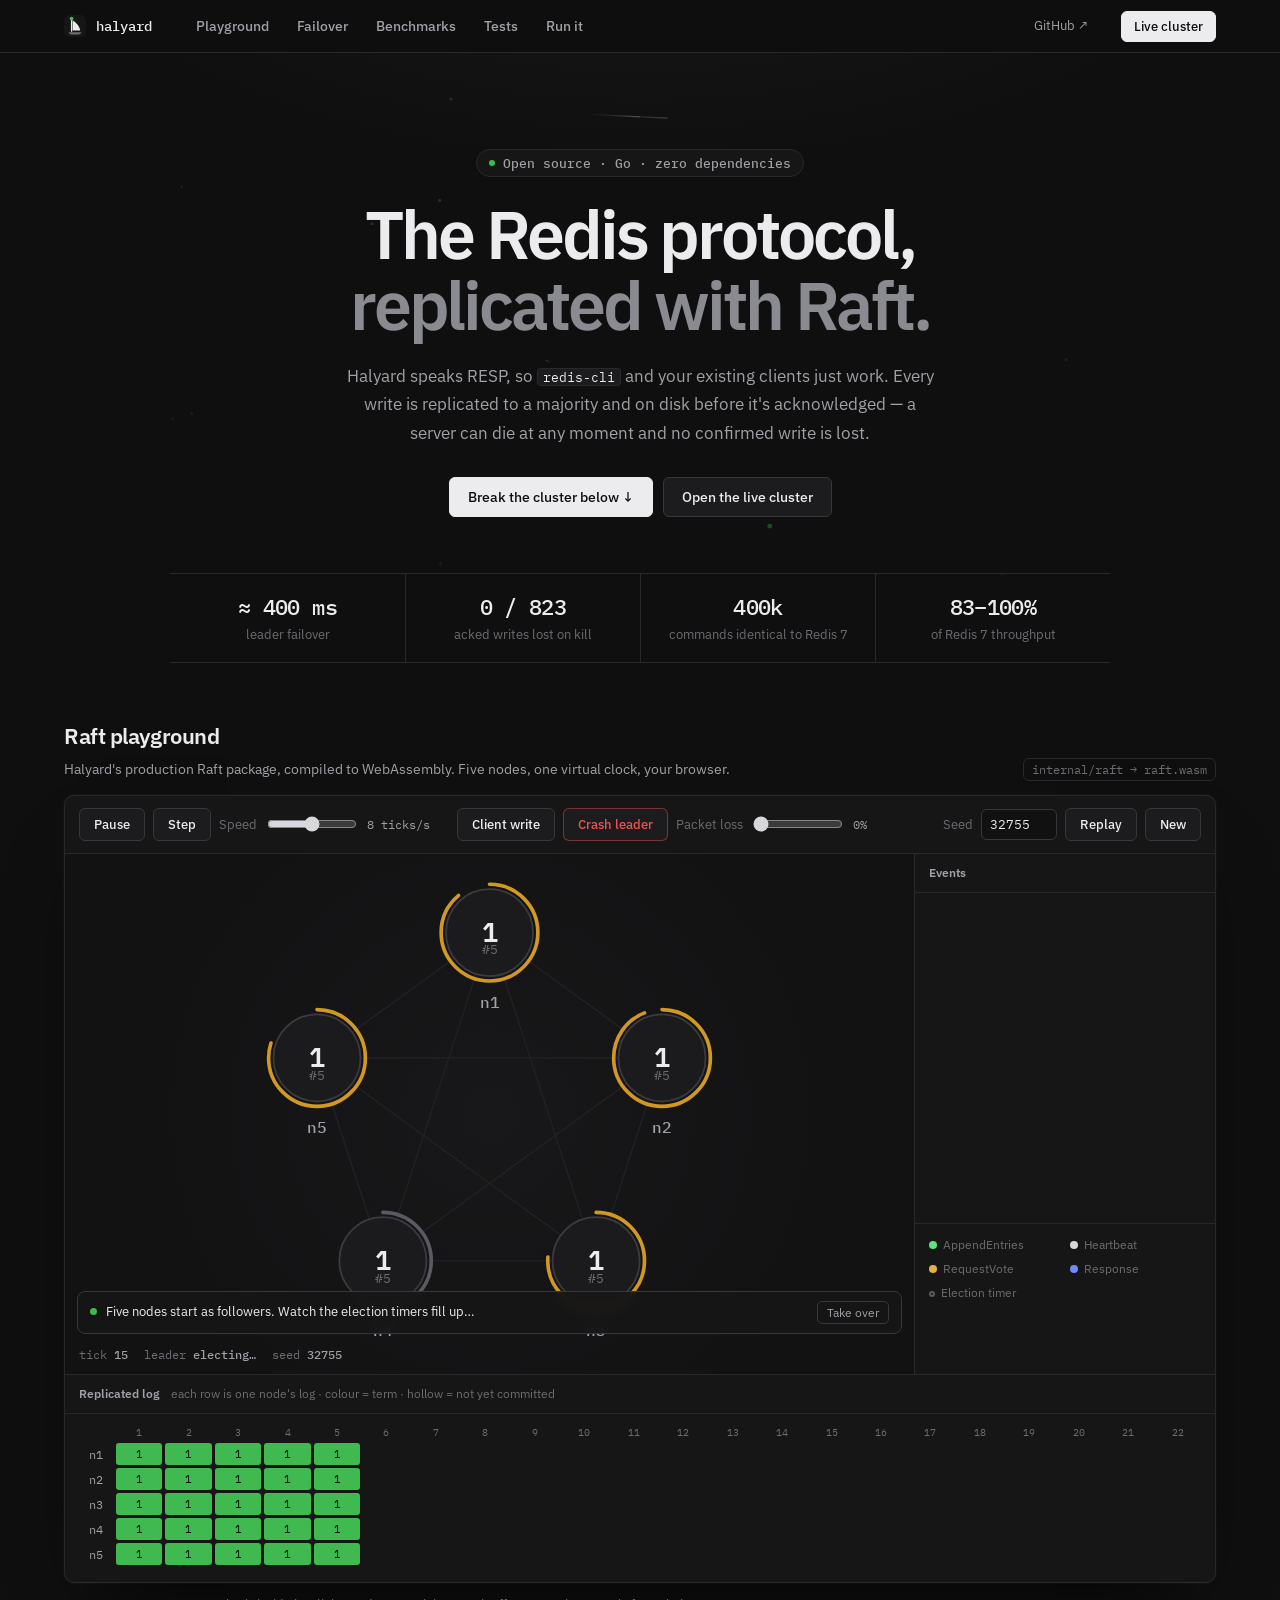
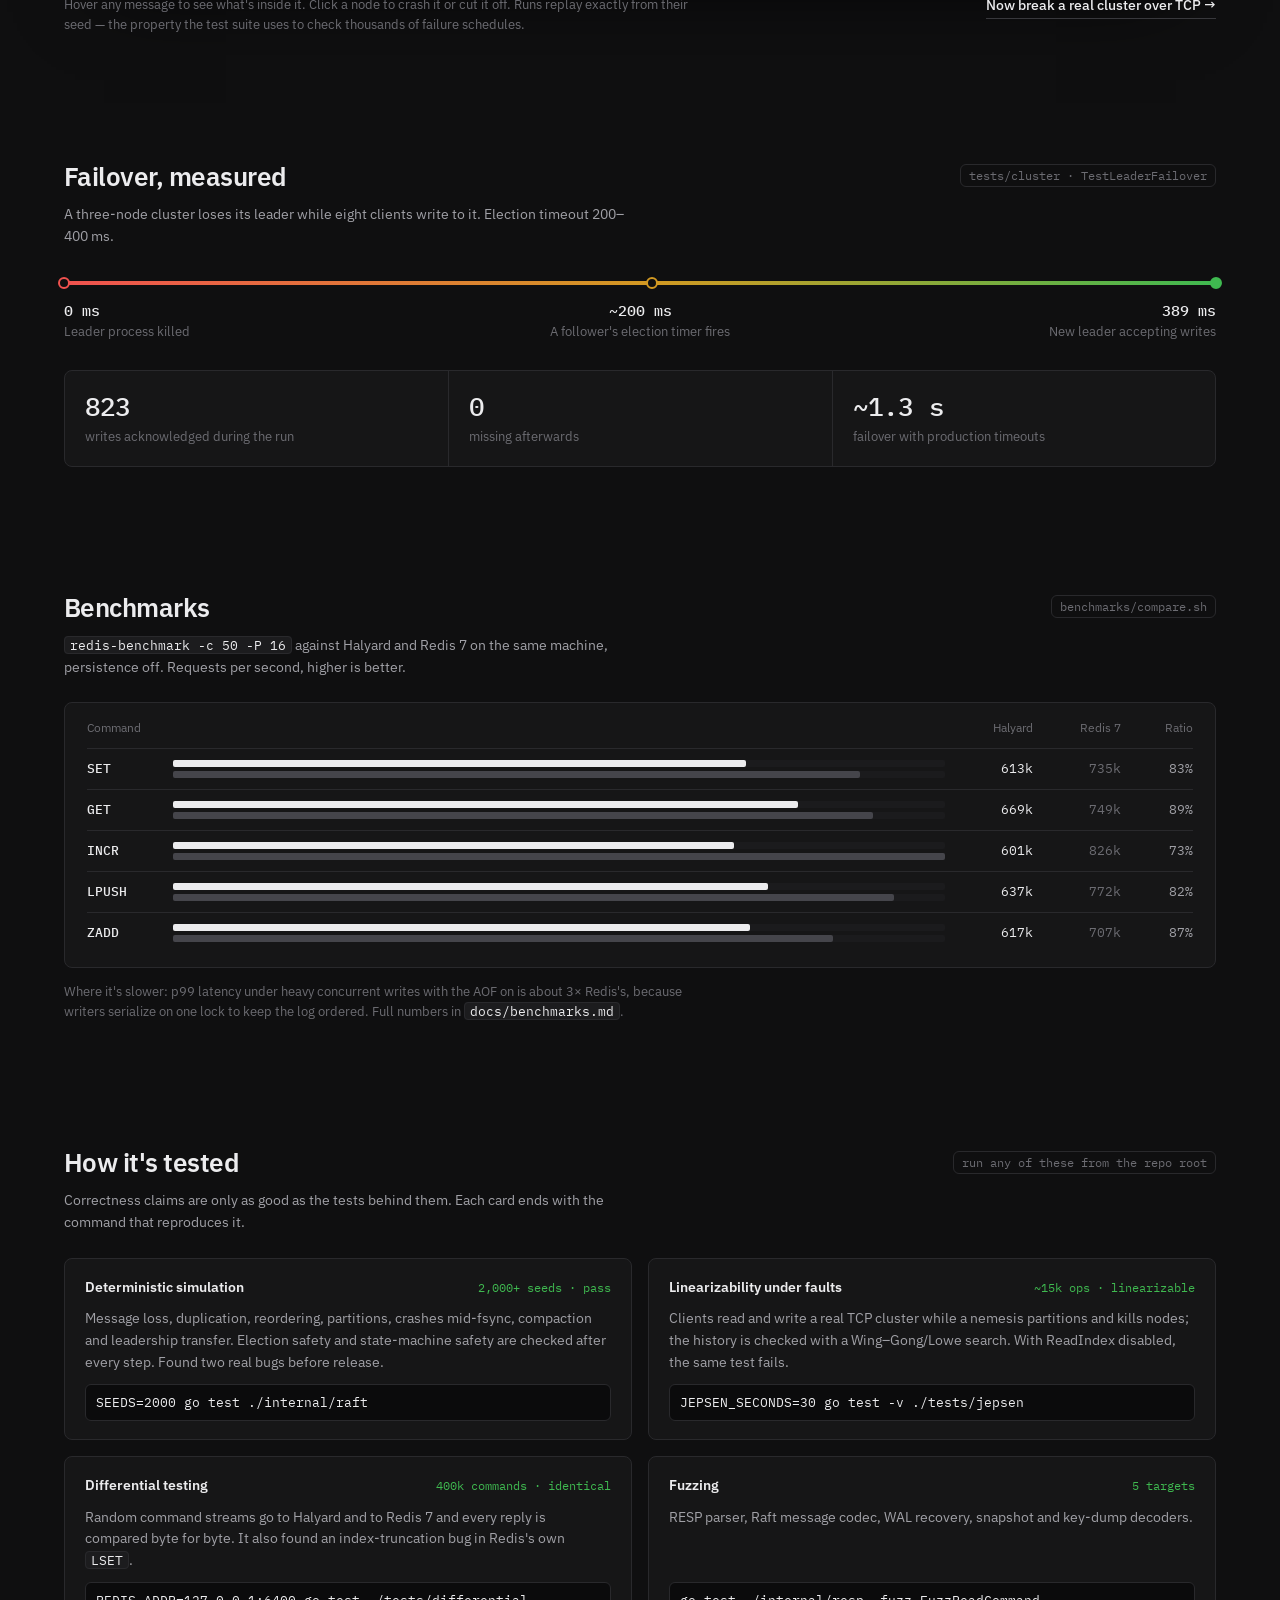
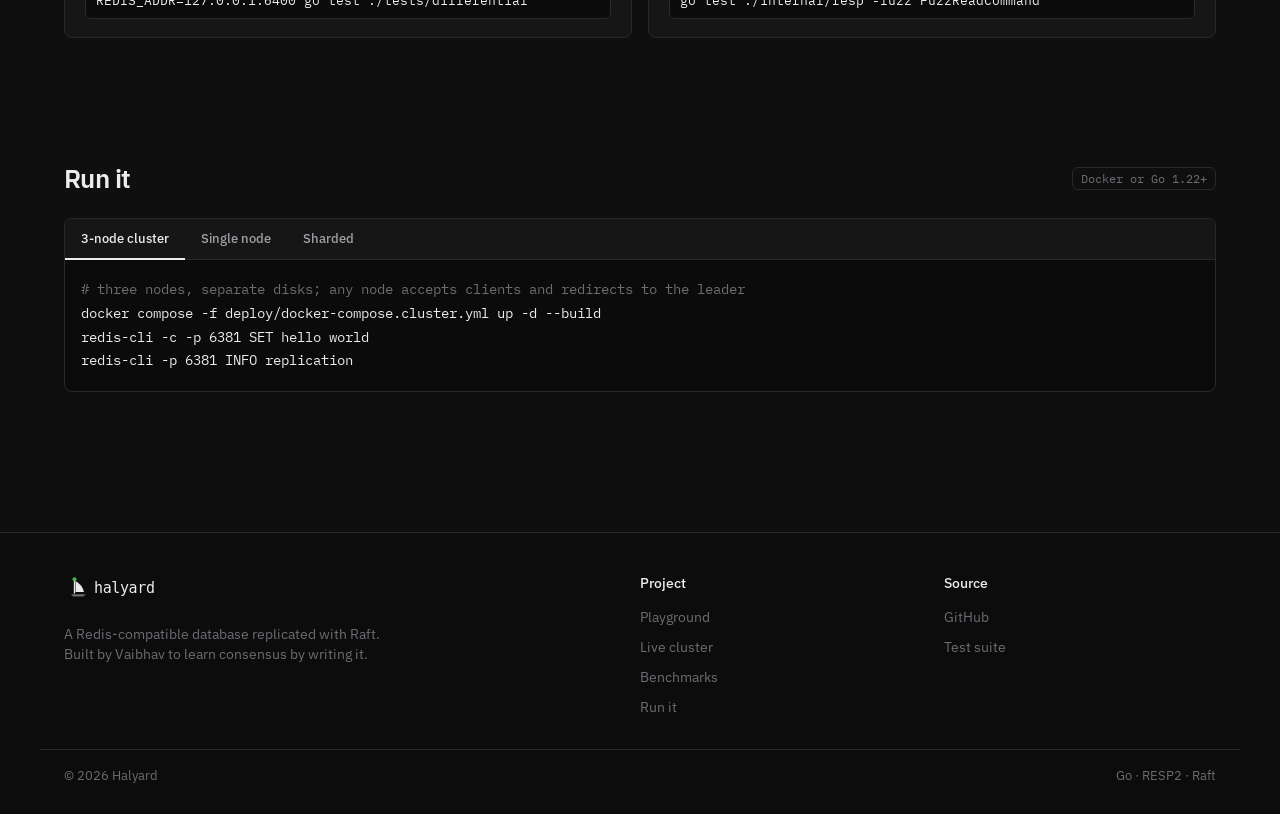
<file: web/index.html>
<!doctype html>
<html lang="en">
<head>
  <meta charset="utf-8">
  <meta name="viewport" content="width=device-width, initial-scale=1">
  <title>Halyard — a Redis-compatible database replicated with Raft</title>
  <meta name="description" content="Halyard is a Redis-compatible database written from scratch in Go and replicated with Raft. Run its real consensus code in your browser.">
  <meta property="og:title" content="Halyard — a Redis-compatible database replicated with Raft">
  <meta property="og:description" content="Run Halyard's real Raft implementation in your browser: crash nodes, cut the network, and watch it recover.">
  <meta property="og:type" content="website">
  <meta name="twitter:card" content="summary_large_image">
  <meta name="theme-color" content="#0f0f10">
  <meta property="og:image" content="og.png">
  <meta name="twitter:image" content="og.png">
  <link rel="preconnect" href="https://fonts.googleapis.com">
  <link rel="preconnect" href="https://fonts.gstatic.com" crossorigin>
  <link href="https://fonts.googleapis.com/css2?family=IBM+Plex+Mono:wght@400;500&family=IBM+Plex+Sans:wght@400;500;600&display=swap" rel="stylesheet">
  <link rel="stylesheet" href="style.css?v=11">
  <link rel="stylesheet" href="landing.css?v=14">
  <link rel="icon" href="mark.svg" type="image/svg+xml">
  <script src="wasm_exec.js"></script>
</head>
<body>
  <header class="topbar">
    <div class="wrap topbar-inner">
      <a class="wordmark" href="/"><img class="logo-mark" src="mark.svg" alt="" width="22" height="22">halyard</a>
      <nav class="tabs" aria-label="Sections">
        <a href="#playground">Playground</a>
        <a href="#failover">Failover</a>
        <a href="#benchmarks">Benchmarks</a>
        <a href="#tests">Tests</a>
        <a href="#run">Run it</a>
      </nav>
      <a class="nav-link" href="https://github.com/tzar-beep/Halyard" target="_blank" rel="noopener">GitHub ↗</a>
      <a class="btn btn-primary nav-cta" href="cluster.html">Live cluster</a>
    </div>
  </header>

  <main>
    <section class="intro wrap"><canvas id="hero-bg" aria-hidden="true"></canvas>
      <p class="eyebrow"><span class="dot"></span>Open source · Go · zero dependencies</p>
      <h1>The Redis protocol,<br><span class="dim">replicated with Raft.</span></h1>
      <p class="lede">Halyard speaks RESP, so <code>redis-cli</code> and your existing clients just work. Every write is
        replicated to a majority and on disk before it's acknowledged — a server can die at any moment and no confirmed
        write is lost.</p>
      <div class="cta">
        <a class="btn btn-primary btn-lg" href="#playground">Break the cluster below ↓</a>
        <a class="btn btn-lg" href="cluster.html">Open the live cluster</a>
      </div>
      <div class="statline">
        <div><b>≈ 400 ms</b><span>leader failover</span></div>
        <div><b>0 / 823</b><span>acked writes lost on kill</span></div>
        <div><b>400k</b><span>commands identical to Redis 7</span></div>
        <div><b>83–100%</b><span>of Redis 7 throughput</span></div>
      </div>
    </section>

    <section class="wrap" id="playground">
      <div class="pg-intro">
        <div>
          <h2>Raft playground</h2>
          <p>Halyard's production Raft package, compiled to WebAssembly. Five nodes, one virtual clock, your browser.</p>
        </div>
        <span class="src">internal/raft → raft.wasm</span>
      </div>
      <div class="pg" id="pg">
        <div class="pg-bar">
          <div class="pg-group">
            <button class="btn" id="pg-play">Pause</button>
            <button class="btn" id="pg-step" title="Advance one tick">Step</button>
            <label class="pg-range">Speed <input id="pg-speed" type="range" min="0" max="4" value="2"><span id="pg-speed-v">8 ticks/s</span></label>
          </div>
          <div class="pg-group">
            <button class="btn" id="pg-write">Client write</button>
            <button class="btn btn-danger" id="pg-kill">Crash leader</button>
            <label class="pg-range">Packet loss <input id="pg-loss" type="range" min="0" max="60" value="0"><span id="pg-loss-v">0%</span></label>
          </div>
          <div class="pg-group pg-seed">
            <label>Seed <input id="pg-seed" inputmode="numeric" spellcheck="false"></label>
            <button class="btn" id="pg-reset" title="Replay this seed">Replay</button>
            <button class="btn" id="pg-random">New</button>
          </div>
        </div>

        <div class="pg-main">
          <div class="pg-stage">
            <svg id="pg-svg" viewBox="0 0 520 430" role="img" aria-label="Five-node Raft cluster">
              <g class="pg-mesh"></g><g class="pg-msgs"></g><g class="pg-nodes"></g>
            </svg>
            <div class="pg-menu" id="pg-menu" hidden>
              <div class="pg-menu-title"></div>
              <button data-a="crash">Crash</button>
              <button data-a="isolate">Partition</button>
            </div>
            <div class="pg-status">
              <span>tick <b id="pg-tick">0</b></span><span>leader <b id="pg-leader">—</b></span><span>seed <b id="pg-seed-now">—</b></span>
            </div>
            <div class="pg-tip" id="pg-tip" hidden></div>
            <div class="pg-scenario" id="pg-scenario" hidden><span>Starting…</span><button type="button">Take over</button></div>
            <div class="pg-loading" id="pg-loading">Loading Raft (WebAssembly)…</div>
          </div>
          <aside class="pg-side">
            <div class="pg-side-head">Events</div>
            <ol class="pg-feed" id="pg-feed"></ol>
            <div class="pg-key">
              <span><i class="k app"></i>AppendEntries</span><span><i class="k hb"></i>Heartbeat</span>
              <span><i class="k vote"></i>RequestVote</span><span><i class="k ack"></i>Response</span>
              <span><i class="k ring"></i>Election timer</span>
            </div>
          </aside>
        </div>

        <div class="pg-logwrap">
          <div class="pg-side-head">Replicated log <span>each row is one node's log · colour = term · hollow = not yet committed</span></div>
          <div class="pg-log" id="pg-log"></div>
        </div>
      </div>
      <div class="pg-after">
        <p class="caption">Hover any message to see what's inside it. Click a node to crash it or cut it off. Runs replay
          exactly from their seed — the property the test suite uses to check thousands of failure schedules.</p>
        <a class="bridge" href="cluster.html#tour">Now break a real cluster over TCP →</a>
      </div>
    </section>

    <section class="wrap block-lg" id="failover">
      <div class="sec-head"><h2>Failover, measured</h2><span class="src">tests/cluster · TestLeaderFailover</span></div>
      <p class="section-lede">A three-node cluster loses its leader while eight clients write to it. Election timeout 200–400 ms.</p>
      <div class="timeline">
        <div class="tl-track"><i class="tl-a"></i><i class="tl-b"></i><span class="tl-dot" style="left:0"></span><span class="tl-dot warn" style="left:51%"></span><span class="tl-dot ok" style="left:100%"></span></div>
        <div class="tl-labels">
          <div><b>0 ms</b><span>Leader process killed</span></div>
          <div class="mid"><b>~200 ms</b><span>A follower's election timer fires</span></div>
          <div class="end"><b>389 ms</b><span>New leader accepting writes</span></div>
        </div>
      </div>
      <div class="numbers">
        <div><b>823</b><span>writes acknowledged during the run</span></div>
        <div><b>0</b><span>missing afterwards</span></div>
        <div><b>~1.3 s</b><span>failover with production timeouts</span></div>
      </div>
    </section>

    <section class="wrap block-lg" id="benchmarks">
      <div class="sec-head"><h2>Benchmarks</h2><span class="src">benchmarks/compare.sh</span></div>
      <p class="section-lede"><code>redis-benchmark -c 50 -P 16</code> against Halyard and Redis 7 on the same machine,
        persistence off. Requests per second, higher is better.</p>
      <div class="bench">
        <div class="bench-head"><span>Command</span><span></span><span>Halyard</span><span>Redis 7</span><span>Ratio</span></div>
        <div id="bench-rows"></div>
      </div>
      <p class="fine">Where it's slower: p99 latency under heavy concurrent writes with the AOF on is about 3× Redis's,
        because writers serialize on one lock to keep the log ordered. Full numbers in <code>docs/benchmarks.md</code>.</p>
    </section>

    <section class="wrap block-lg" id="tests">
      <div class="sec-head"><h2>How it's tested</h2><span class="src">run any of these from the repo root</span></div>
      <p class="section-lede">Correctness claims are only as good as the tests behind them. Each card ends with the command that reproduces it.</p>
      <div class="tests">
        <div class="test">
          <div class="test-head"><b>Deterministic simulation</b><span class="pass">2,000+ seeds · pass</span></div>
          <p>Message loss, duplication, reordering, partitions, crashes mid-fsync, compaction and leadership transfer.
            Election safety and state-machine safety are checked after every step. Found two real bugs before release.</p>
          <code class="cmd">SEEDS=2000 go test ./internal/raft</code>
        </div>
        <div class="test">
          <div class="test-head"><b>Linearizability under faults</b><span class="pass">~15k ops · linearizable</span></div>
          <p>Clients read and write a real TCP cluster while a nemesis partitions and kills nodes; the history is checked
            with a Wing–Gong/Lowe search. With ReadIndex disabled, the same test fails.</p>
          <code class="cmd">JEPSEN_SECONDS=30 go test -v ./tests/jepsen</code>
        </div>
        <div class="test">
          <div class="test-head"><b>Differential testing</b><span class="pass">400k commands · identical</span></div>
          <p>Random command streams go to Halyard and to Redis 7 and every reply is compared byte for byte. It also found
            an index-truncation bug in Redis's own <code>LSET</code>.</p>
          <code class="cmd">REDIS_ADDR=127.0.0.1:6400 go test ./tests/differential</code>
        </div>
        <div class="test">
          <div class="test-head"><b>Fuzzing</b><span class="pass">5 targets</span></div>
          <p>RESP parser, Raft message codec, WAL recovery, snapshot and key-dump decoders.</p>
          <code class="cmd">go test ./internal/resp -fuzz FuzzReadCommand</code>
        </div>
      </div>
    </section>

    <section class="wrap block-lg" id="run">
      <div class="sec-head"><h2>Run it</h2><span class="src">Docker or Go 1.22+</span></div>
      <div class="start">
        <div class="start-tabs" role="tablist">
          <button class="active" data-tab="cluster" role="tab">3-node cluster</button>
          <button data-tab="single" role="tab">Single node</button>
          <button data-tab="sharded" role="tab">Sharded</button>
        </div>
<pre class="code" data-panel="cluster"><span class="m"># three nodes, separate disks; any node accepts clients and redirects to the leader</span>
docker compose -f deploy/docker-compose.cluster.yml up -d --build
redis-cli -c -p 6381 SET hello world
redis-cli -p 6381 INFO replication</pre>
<pre class="code" data-panel="single" hidden><span class="m"># one node, append-only file fsynced every second</span>
go run ./cmd/halyard -addr :6379 -appendfsync everysec
redis-cli SET hello world</pre>
<pre class="code" data-panel="sharded" hidden><span class="m"># three Raft groups own the 16,384 hash slots; leaders spread across nodes</span>
halyard -id 1 -shards 3 -cluster 1=h1:7000/h1:6379,2=h2:7000/h2:6379,3=h3:7000/h3:6379
redis-cli -c -h h1 CLUSTER SLOTS
redis-cli -c -h h1 CLUSTER MIGRATE 5000 2   <span class="m"># move a slot while serving traffic</span></pre>
      </div>
    </section>
  </main>

  <footer class="site-footer">
    <div class="wrap footer-grid">
      <div class="f-brand">
        <img src="logo.svg" alt="halyard" height="30">
        <p>A Redis-compatible database replicated with Raft. Built by Vaibhav to learn consensus by writing it.</p>
      </div>
      <div class="f-col"><b>Project</b><a href="#playground">Playground</a><a href="cluster.html">Live cluster</a><a href="#benchmarks">Benchmarks</a><a href="#run">Run it</a></div>
      <div class="f-col"><b>Source</b><a href="https://github.com/tzar-beep/Halyard" target="_blank" rel="noopener">GitHub</a><a href="#tests">Test suite</a></div>
    </div>
    <div class="wrap f-base"><span>© 2026 Halyard</span><span>Go · RESP2 · Raft</span></div>
  </footer>

  <script src="playground.js?v=4"></script>
  <script src="landing.js?v=12"></script>
</body>
</html>
</file>
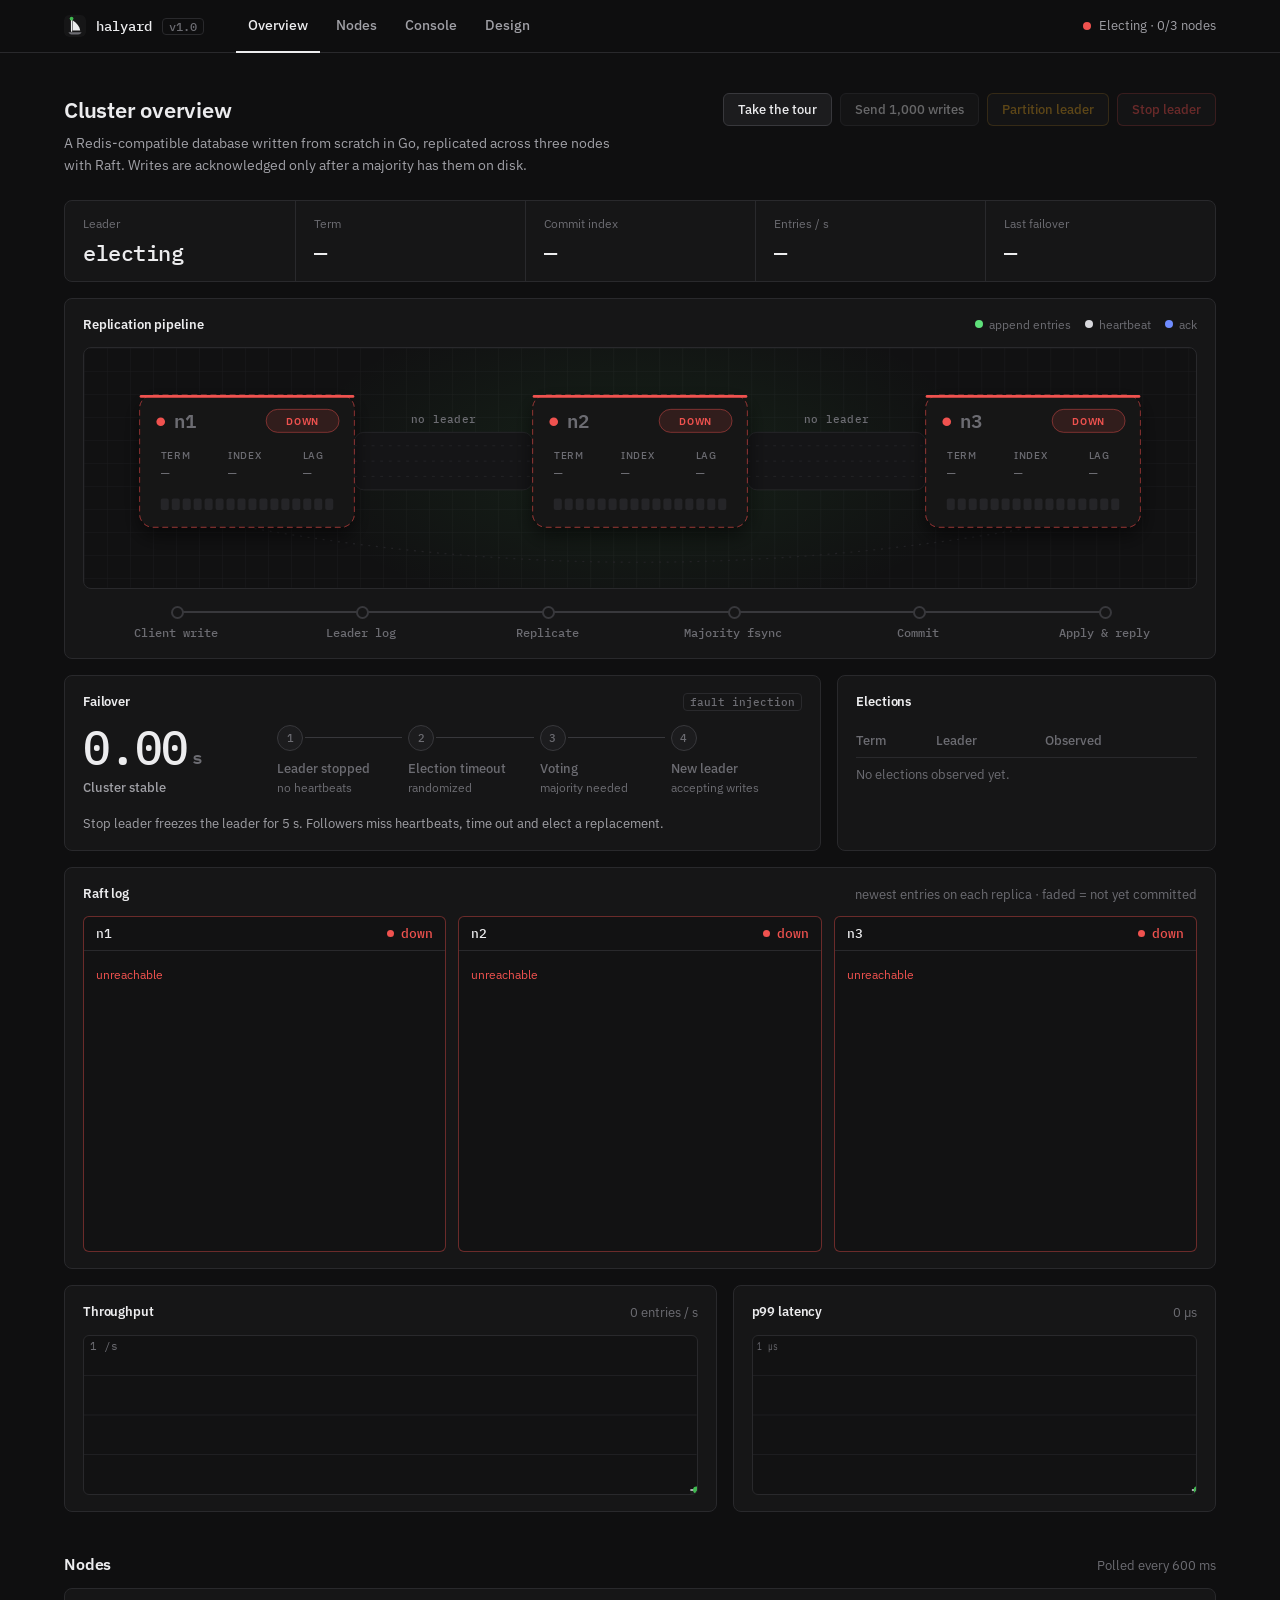
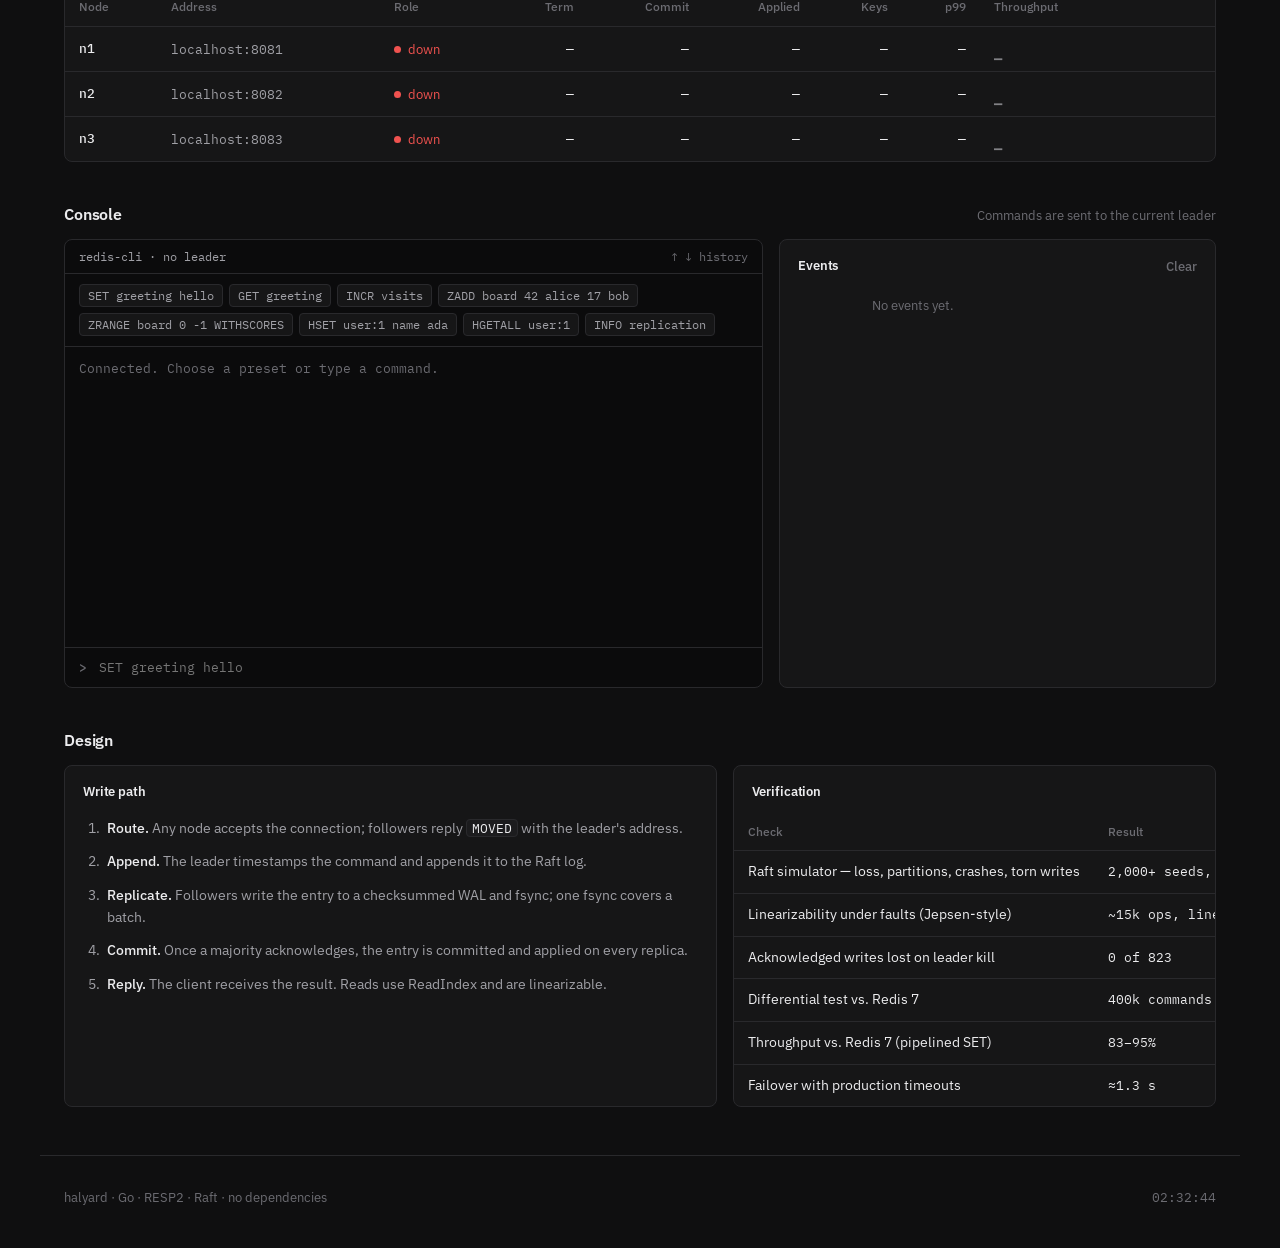
<file: web/cluster.html>
<!doctype html>
<html lang="en">
<head>
  <meta charset="utf-8">
  <meta name="viewport" content="width=device-width, initial-scale=1">
  <title>Halyard — Live cluster</title>
  <meta name="description" content="A Redis-compatible database written from scratch in Go and replicated with Raft. Live cluster view with fault injection.">
  <meta property="og:title" content="Halyard — the Redis protocol, without losing writes">
  <meta property="og:description" content="A Redis-compatible database written from scratch in Go and replicated with Raft. Stop the leader and watch it fail over live.">
  <meta property="og:type" content="website">
  <meta name="twitter:card" content="summary">
  <meta name="theme-color" content="#0f0f10">
  <meta property="og:image" content="og.png">
  <link rel="preconnect" href="https://fonts.googleapis.com">
  <link rel="preconnect" href="https://fonts.gstatic.com" crossorigin>
  <link href="https://fonts.googleapis.com/css2?family=IBM+Plex+Mono:wght@400;500&family=IBM+Plex+Sans:wght@400;500;600&display=swap" rel="stylesheet">
  <link rel="stylesheet" href="style.css?v=11">
  <link rel="icon" href="mark.svg" type="image/svg+xml">
  <script src="config.js?v=3"></script>
</head>
<body>
  <header class="topbar">
    <div class="wrap topbar-inner">
      <a class="wordmark" href="/">
        <img class="logo-mark" src="mark.svg" alt="" width="22" height="22">halyard
        <span class="version">v1.0</span>
      </a>
      <nav class="tabs" aria-label="Sections">
        <a href="#overview" class="active">Overview</a>
        <a href="#nodes">Nodes</a>
        <a href="#console">Console</a>
        <a href="#design">Design</a>
      </nav>
      <div class="status" id="status"><span class="sdot"></span><span id="status-text">Connecting</span></div>
    </div>
  </header>

  <main class="wrap">
    <section id="overview" class="block">
      <div class="page-head">
        <div>
          <h1>Cluster overview</h1>
          <p class="sub">A Redis-compatible database written from scratch in Go, replicated across three nodes with Raft.
            Writes are acknowledged only after a majority has them on disk.</p>
        </div>
        <div class="actions">
          <button class="btn" id="tour-btn">Take the tour</button>
          <button class="btn" id="load-btn" disabled>Send 1,000 writes</button>
          <button class="btn btn-warn" id="iso-btn" disabled>Partition leader</button>
          <button class="btn btn-danger" id="kill" disabled>Stop leader</button>
        </div>
      </div>

      <div class="stats">
        <div class="stat"><span class="label">Leader</span><span class="value" id="s-leader">—</span></div>
        <div class="stat"><span class="label">Term</span><span class="value" id="s-term">—</span></div>
        <div class="stat"><span class="label">Commit index</span><span class="value" id="s-commit">—</span></div>
        <div class="stat"><span class="label">Entries / s</span><span class="value" id="s-rate">—</span></div>
        <div class="stat"><span class="label">Last failover</span><span class="value" id="s-failover">—</span></div>
      </div>

      <div class="panel topo-panel">
        <div class="panel-head">
          <h2>Replication pipeline</h2>
          <div class="legend">
            <span><i class="pk append"></i>append entries</span><span><i class="pk beat"></i>heartbeat</span><span><i class="pk ack"></i>ack</span>
          </div>
        </div>
        <svg id="topo" role="img" aria-label="Replication pipeline with live traffic"></svg>
        <div class="track" id="pipeline">
          <div class="track-line"><i></i></div>
          <span>Client write</span><span>Leader log</span><span>Replicate</span><span>Majority fsync</span><span>Commit</span><span>Apply &amp; reply</span>
        </div>
      </div>

      <div class="fo-strip" id="fo-strip">
        <div class="panel fo-main">
          <div class="panel-head"><h2>Failover</h2><span class="tag">fault injection</span></div>
          <div class="fo-row">
            <div>
              <div class="fo-clock"><span id="fo-time">0.00</span><small>s</small></div>
              <div class="fo-state" id="fo-state">Cluster stable</div>
            </div>
            <ol class="hstepper" id="stepper">
              <li><b>Leader stopped</b><span>no heartbeats</span></li>
              <li><b>Election timeout</b><span>randomized</span></li>
              <li><b>Voting</b><span>majority needed</span></li>
              <li><b>New leader</b><span>accepting writes</span></li>
            </ol>
          </div>
          <p class="note" id="fo-sub">Stop leader freezes the leader for 5 s. Followers miss heartbeats, time out and elect a replacement.</p>
        </div>
        <div class="panel">
          <div class="panel-head"><h2>Elections</h2></div>
          <table class="mini">
            <thead><tr><th>Term</th><th>Leader</th><th>Observed</th></tr></thead>
            <tbody id="elections"><tr><td colspan="3" class="empty">No elections observed yet.</td></tr></tbody>
          </table>
        </div>
      </div>
    </section>

      <div class="panel log-panel" id="raftlog">
        <div class="panel-head"><h2>Raft log</h2><span class="hint">newest entries on each replica · faded = not yet committed</span></div>
        <div class="logcols" id="logcols"></div>
      </div>

      <div class="grid-2 charts">
        <div class="panel"><div class="panel-head"><h2>Throughput</h2><span class="hint" id="tp-now">entries / s</span></div><svg id="chart-tp" class="chart" viewBox="0 0 600 160" preserveAspectRatio="none"></svg></div>
        <div class="panel"><div class="panel-head"><h2>p99 latency</h2><span class="hint" id="lat-now">µs</span></div><svg id="chart-lat" class="chart" viewBox="0 0 600 160" preserveAspectRatio="none"></svg></div>
      </div>
    </section>

    <section id="slots" class="block" hidden>
      <div class="section-head"><h2>Hash slots</h2><span class="hint">16,384 slots coloured by owning Raft group</span></div>
      <div class="panel"><canvas id="slotmap" width="1024" height="128"></canvas><div class="slot-legend" id="slot-legend"></div></div>
    </section>

    <section id="nodes" class="block">
      <div class="section-head"><h2>Nodes</h2><span class="hint">Polled every 600 ms</span></div>
      <div class="panel flush">
        <div class="table-wrap">
          <table class="data">
            <thead>
              <tr><th>Node</th><th>Address</th><th>Role</th><th class="r">Term</th><th class="r">Commit</th>
                <th class="r">Applied</th><th class="r">Keys</th><th class="r">p99</th><th>Throughput</th></tr>
            </thead>
            <tbody id="node-rows"></tbody>
          </table>
        </div>
      </div>
    </section>

    <section id="console" class="block">
      <div class="section-head"><h2>Console</h2><span class="hint">Commands are sent to the current leader</span></div>
      <div class="grid-console">
        <div class="terminal">
          <div class="term-head">
            <span id="term-title">redis-cli</span>
            <span class="term-hint">↑ ↓ history</span>
          </div>
          <div class="presets" id="presets"></div>
          <div class="term-out" id="term" aria-live="polite"></div>
          <form class="term-in" id="form" autocomplete="off">
            <span class="prompt">&gt;</span>
            <input id="input" spellcheck="false" placeholder="SET greeting hello" aria-label="Command">
          </form>
        </div>
        <div class="panel">
          <div class="panel-head"><h2>Events</h2><button class="btn-link" id="clear">Clear</button></div>
          <ol class="events" id="events"></ol>
        </div>
      </div>
    </section>

    <section id="design" class="block">
      <div class="section-head"><h2>Design</h2></div>
      <div class="grid-2">
        <div class="panel">
          <div class="panel-head"><h2>Write path</h2></div>
          <ol class="steps">
            <li><b>Route.</b> Any node accepts the connection; followers reply <code>MOVED</code> with the leader's address.</li>
            <li><b>Append.</b> The leader timestamps the command and appends it to the Raft log.</li>
            <li><b>Replicate.</b> Followers write the entry to a checksummed WAL and fsync; one fsync covers a batch.</li>
            <li><b>Commit.</b> Once a majority acknowledges, the entry is committed and applied on every replica.</li>
            <li><b>Reply.</b> The client receives the result. Reads use ReadIndex and are linearizable.</li>
          </ol>
        </div>
        <div class="panel flush">
          <div class="panel-head pad"><h2>Verification</h2></div>
          <table class="data">
            <thead><tr><th>Check</th><th>Result</th></tr></thead>
            <tbody>
              <tr><td>Raft simulator — loss, partitions, crashes, torn writes</td><td class="mono">2,000+ seeds, no violations</td></tr>
              <tr><td>Linearizability under faults (Jepsen-style)</td><td class="mono">~15k ops, linearizable</td></tr>
              <tr><td>Acknowledged writes lost on leader kill</td><td class="mono">0 of 823</td></tr>
              <tr><td>Differential test vs. Redis 7</td><td class="mono">400k commands identical</td></tr>
              <tr><td>Throughput vs. Redis 7 (pipelined SET)</td><td class="mono">83–95%</td></tr>
              <tr><td>Failover with production timeouts</td><td class="mono">≈1.3 s</td></tr>
            </tbody>
          </table>
        </div>
      </div>
    </section>
  </main>

  <footer class="wrap footer">
    <span>halyard · Go · RESP2 · Raft · no dependencies</span>
    <span id="clock"></span>
  </footer>

  <script src="topo.js?v=6"></script>
  <script src="app.js?v=6"></script>
  <div class="tour" id="tour" hidden>
    <div class="tour-card" role="dialog" aria-live="polite">
      <div class="tour-step" id="tour-step"></div>
      <h3 id="tour-title"></h3>
      <p id="tour-text"></p>
      <div class="tour-actions"><button class="btn-link" id="tour-skip">Skip</button><span></span><button class="btn" id="tour-back">Back</button><button class="btn btn-primary" id="tour-next">Next</button></div>
    </div>
  </div>
  <script src="extras.js?v=4"></script>
</body>
</html>
</file>
<file: web/style.css>
:root {
  --bg: #0f0f10;
  --panel: #161617;
  --panel-2: #1c1c1e;
  --hover: #202022;
  --border: #29292c;
  --border-strong: #38383c;
  --text: #ececee;
  --text-2: #a0a0a6;
  --text-3: #6c6c72;
  --ok: #3fb950;
  --warn: #d29922;
  --err: #f0524f;
  --sans: "IBM Plex Sans", system-ui, -apple-system, "Segoe UI", sans-serif;
  --mono: "IBM Plex Mono", ui-monospace, SFMono-Regular, Menlo, Consolas, monospace;
  color-scheme: dark;
}

* { box-sizing: border-box; }
html { scroll-behavior: smooth; }
body {
  margin: 0;
  background: var(--bg);
  color: var(--text);
  font: 14px/1.55 var(--sans);
  -webkit-font-smoothing: antialiased;
}
.wrap { max-width: 1200px; margin: 0 auto; padding: 0 24px; }
a { color: inherit; text-decoration: none; }
h1, h2 { margin: 0; font-weight: 600; letter-spacing: -0.01em; }
code, .mono { font-family: var(--mono); font-size: 12.5px; }
code { color: var(--text); background: var(--panel-2); border: 1px solid var(--border); border-radius: 4px; padding: 0 5px; }

/* top bar */
.topbar { position: sticky; top: 0; z-index: 10; background: rgba(15, 15, 16, 0.92); backdrop-filter: blur(8px); border-bottom: 1px solid var(--border); }
.topbar-inner { display: flex; align-items: center; height: 52px; gap: 32px; }
.wordmark { display: flex; align-items: center; gap: 10px; font: 500 14px var(--mono); }
.mark { width: 14px; height: 14px; border-radius: 3px; background: var(--text); box-shadow: 4px 4px 0 -1px var(--border-strong); }
.version { color: var(--text-3); font-size: 12px; border: 1px solid var(--border); border-radius: 4px; padding: 0 6px; }
.tabs { display: flex; height: 100%; gap: 4px; }
.tabs a { display: flex; align-items: center; padding: 0 12px; color: var(--text-2); font-weight: 500; border-bottom: 2px solid transparent; margin-bottom: -1px; }
.tabs a:hover { color: var(--text); }
.tabs a.active { color: var(--text); border-bottom-color: var(--text); }
.status { margin-left: auto; display: flex; align-items: center; gap: 8px; font-size: 13px; color: var(--text-2); }
.sdot { width: 8px; height: 8px; border-radius: 50%; background: var(--text-3); }
.status.ok .sdot { background: var(--ok); }
.status.warn .sdot { background: var(--warn); }
.status.err .sdot { background: var(--err); }

/* layout */
.block { padding-top: 40px; scroll-margin-top: 60px; }
.page-head { display: flex; justify-content: space-between; align-items: flex-start; gap: 24px; margin-bottom: 24px; }
.page-head h1 { font-size: 22px; }
.sub { margin: 6px 0 0; color: var(--text-2); max-width: 70ch; }
.section-head { display: flex; align-items: baseline; justify-content: space-between; margin-bottom: 12px; }
.section-head h2 { font-size: 16px; }
.hint { color: var(--text-3); font-size: 12.5px; }
.grid-2 { display: grid; grid-template-columns: 1.35fr 1fr; gap: 16px; }
.grid-console { display: grid; grid-template-columns: 1.6fr 1fr; gap: 16px; }

/* buttons */
.btn {
  font: 500 13px var(--sans); padding: 7px 14px; border-radius: 6px; cursor: pointer;
  border: 1px solid var(--border-strong); background: var(--panel-2); color: var(--text);
  transition: background .12s, border-color .12s;
  white-space: nowrap;
}
.btn:hover:not(:disabled) { background: var(--hover); }
.btn-danger { color: var(--err); border-color: rgba(240, 82, 79, 0.45); }
.btn-danger:hover:not(:disabled) { background: rgba(240, 82, 79, 0.1); border-color: var(--err); }
.btn:disabled { opacity: 0.4; cursor: not-allowed; }
.btn-link { background: none; border: 0; color: var(--text-3); font: 500 12.5px var(--sans); cursor: pointer; padding: 0; }
.btn-link:hover { color: var(--text); }

/* stat strip */
.stats { display: grid; grid-template-columns: repeat(5, 1fr); border: 1px solid var(--border); border-radius: 8px; background: var(--panel); margin-bottom: 16px; }
.stat { padding: 14px 18px; border-left: 1px solid var(--border); display: flex; flex-direction: column; gap: 4px; min-width: 0; }
.stat:first-child { border-left: 0; }
.label { font-size: 12px; color: var(--text-3); }
.value { font: 500 22px var(--mono); font-variant-numeric: tabular-nums; letter-spacing: -0.02em; white-space: nowrap; overflow: hidden; text-overflow: ellipsis; }
.value.ok { color: var(--ok); }

/* panels */
.panel { background: var(--panel); border: 1px solid var(--border); border-radius: 8px; padding: 16px 18px; min-width: 0; }
.panel.flush { padding: 0; overflow: hidden; }
.panel-head { display: flex; align-items: center; justify-content: space-between; gap: 12px; margin-bottom: 12px; }
.panel-head h2 { font-size: 13px; font-weight: 600; color: var(--text); }
.panel-head.pad { padding: 16px 18px 0; }
.tag { font: 500 11px var(--mono); color: var(--text-3); border: 1px solid var(--border); border-radius: 4px; padding: 1px 6px; }
.note { margin: 0 0 14px; color: var(--text-2); font-size: 13px; }
.legend { display: flex; gap: 14px; font-size: 12px; color: var(--text-3); }
.legend i { display: inline-block; width: 7px; height: 7px; border-radius: 50%; margin-right: 6px; vertical-align: 1px; }
.legend i.ok { background: var(--ok); } .legend i.neutral { background: var(--text-2); } .legend i.err { background: var(--err); }

/* topology */
#topo { display: block; width: 100%; height: auto; }
.t-edge { stroke: var(--border-strong); stroke-width: 1.5; }
.t-flow { stroke: var(--ok); stroke-width: 1.5; stroke-dasharray: 3 9; animation: flow 1.2s linear infinite; }
@keyframes flow { to { stroke-dashoffset: -12; } }
.t-box { fill: var(--panel-2); stroke: var(--border-strong); stroke-width: 1; }
.t-box.leader { stroke: var(--ok); }
.t-box.down { stroke: var(--err); stroke-dasharray: 4 4; fill: var(--panel); }
.t-box.candidate, .t-box.pre-candidate { stroke: var(--warn); }
.t-name { font: 500 14px var(--mono); fill: var(--text); }
.t-role { font: 400 12px var(--sans); fill: var(--text-3); }
.t-role.leader { fill: var(--ok); } .t-role.down { fill: var(--err); } .t-role.candidate { fill: var(--warn); }
.t-meta { font: 400 11px var(--mono); fill: var(--text-3); }
.t-dot { fill: var(--text-3); }
.t-dot.leader { fill: var(--ok); } .t-dot.down { fill: var(--err); } .t-dot.candidate { fill: var(--warn); }

/* failover */
.failover { border: 1px solid var(--border); border-radius: 6px; padding: 12px 14px; background: var(--panel-2); margin-bottom: 14px; display: grid; grid-template-columns: 1fr auto; gap: 6px 12px; }
.fo-state { font-weight: 500; }
.fo-time { font: 500 13px var(--mono); color: var(--text-2); }
.fo-bar { grid-column: 1 / -1; height: 3px; background: var(--border); border-radius: 2px; overflow: hidden; }
.fo-bar i { display: block; height: 100%; width: 0; background: var(--text-3); transition: width .1s linear; }
.fo-sub { grid-column: 1 / -1; font-size: 12.5px; color: var(--text-3); }
.failover.active .fo-state { color: var(--warn); }
.failover.active .fo-bar i { background: var(--warn); }
.failover.done .fo-state { color: var(--ok); }
.failover.done .fo-bar i { background: var(--ok); }

/* tables */
.table-wrap { overflow-x: auto; }
table { width: 100%; border-collapse: collapse; }
th { text-align: left; font-size: 12px; font-weight: 500; color: var(--text-3); padding: 9px 14px; border-bottom: 1px solid var(--border); white-space: nowrap; }
td { padding: 10px 14px; border-bottom: 1px solid var(--border); white-space: nowrap; }
tbody tr:last-child td { border-bottom: 0; }
tbody tr:hover td { background: rgba(255, 255, 255, 0.015); }
.r { text-align: right; }
.data td.num { font: 13px var(--mono); text-align: right; font-variant-numeric: tabular-nums; }
.data td.addr { font: 12.5px var(--mono); color: var(--text-2); }
.data td.name { font: 500 13px var(--mono); }
.mini th, .mini td { padding: 7px 0; font-size: 12.5px; }
.mini td { font-family: var(--mono); color: var(--text-2); }
.mini td:first-child { color: var(--text); }
.empty { color: var(--text-3) !important; font-family: var(--sans) !important; }
.role { display: inline-flex; align-items: center; gap: 7px; font-size: 13px; }
.role::before { content: ""; width: 7px; height: 7px; border-radius: 50%; background: var(--text-3); }
.role.leader { color: var(--ok); } .role.leader::before { background: var(--ok); }
.role.follower { color: var(--text-2); }
.role.down { color: var(--err); } .role.down::before { background: var(--err); }
.role.candidate, .role.pre-candidate { color: var(--warn); } .role.candidate::before, .role.pre-candidate::before { background: var(--warn); }
.spark { display: block; width: 120px; height: 24px; }
.spark path { fill: none; stroke: var(--text-2); stroke-width: 1.25; }
.spark path.area { fill: rgba(236, 236, 238, 0.06); stroke: none; }

/* terminal */
.terminal { background: #0b0b0c; border: 1px solid var(--border); border-radius: 8px; display: flex; flex-direction: column; overflow: hidden; min-width: 0; }
.term-head { display: flex; justify-content: space-between; padding: 9px 14px; border-bottom: 1px solid var(--border); font: 12px var(--mono); color: var(--text-2); }
.term-hint { color: var(--text-3); }
.presets { display: flex; flex-wrap: wrap; gap: 6px; padding: 10px 14px; border-bottom: 1px solid var(--border); }
.presets button {
  font: 12px var(--mono); color: var(--text-2); background: var(--panel); border: 1px solid var(--border);
  border-radius: 4px; padding: 3px 8px; cursor: pointer;
}
.presets button:hover { color: var(--text); border-color: var(--border-strong); }
.term-out { height: 300px; overflow-y: auto; padding: 12px 14px; font: 13px/1.6 var(--mono); white-space: pre-wrap; word-break: break-word; color: var(--text); }
.term-out .cmd { color: var(--text-2); }
.term-out .cmd .meta { color: var(--text-3); }
.term-out .err { color: var(--err); }
.term-out .sys { color: var(--text-3); }
.term-in { display: flex; align-items: center; gap: 10px; border-top: 1px solid var(--border); padding: 10px 14px; }
.prompt { font: 500 13px var(--mono); color: var(--text-3); }
.term-in input { flex: 1; min-width: 0; background: transparent; border: 0; outline: 0; color: var(--text); font: 13px var(--mono); }

/* events */
.events { list-style: none; margin: 0; padding: 0; max-height: 370px; overflow-y: auto; }
.events li { display: grid; grid-template-columns: 64px 1fr; gap: 10px; padding: 8px 0; border-bottom: 1px solid var(--border); font-size: 13px; }
.events li:last-child { border-bottom: 0; }
.events time { font: 12px var(--mono); color: var(--text-3); }
.events .ok { color: var(--ok); } .events .err { color: var(--err); } .events .warn { color: var(--warn); }

/* design */
.steps { margin: 0; padding-left: 20px; color: var(--text-2); }
.steps li { padding: 4px 0 8px 4px; }
.steps b { color: var(--text); font-weight: 500; }

.footer { display: flex; justify-content: space-between; color: var(--text-3); font-size: 12.5px; padding-top: 32px; padding-bottom: 40px; margin-top: 48px; border-top: 1px solid var(--border); }
#clock { font-family: var(--mono); }

@media (max-width: 960px) {
  .grid-2, .grid-console { grid-template-columns: 1fr; }
  .stats { grid-template-columns: repeat(3, 1fr); }
  .stat:nth-child(4) { border-left: 0; }
  .stat:nth-child(n+4) { border-top: 1px solid var(--border); }
  .tabs { display: none; }
}
@media (max-width: 560px) {
  .wrap { padding: 0 16px; }
  .page-head { flex-direction: column; }
  .stats { grid-template-columns: 1fr 1fr; }
  .stat { border-left: 0 !important; border-top: 1px solid var(--border); }
  .stat:nth-child(-n+2) { border-top: 0; }
  .stat:nth-child(even) { border-left: 1px solid var(--border) !important; }
}
@media (prefers-reduced-motion: reduce) { .t-flow { animation: none; } html { scroll-behavior: auto; } }

/* ===== replication pipeline ===== */
.topo-panel { padding: 16px 18px 18px; margin-bottom: 16px; }
#topo { display: block; width: 100%; height: auto; border-radius: 8px; background: #111112; border: 1px solid var(--border); }
.gridline { fill: none; stroke: #1b1b1d; stroke-width: 1; }
.legend i.pk { width: 8px; height: 8px; }
.legend i.pk.append { background: #5ee07a; } .legend i.pk.beat { background: #d8d8dc; } .legend i.pk.ack { background: #6f8cff; }

.pipe-body { fill: #151517; stroke: #262629; }
.lane { stroke: #232326; stroke-width: 1; stroke-dasharray: 3 6; }
.pipe.live .pipe-body { stroke: #2d3a2f; fill: #141815; }
.pipe.live .lane { stroke: #2b3a2e; }
.pipe.broken .pipe-body { stroke: rgba(240, 82, 79, .35); stroke-dasharray: 6 5; fill: #181314; }
.pipe-label { font: 500 11px var(--mono); fill: var(--text-3); letter-spacing: .02em; }
.pipe.live .pipe-label { fill: #6f9d77; }
.pipe.broken .pipe-label { fill: var(--err); }
.peer-arc { fill: none; stroke: #232326; stroke-width: 1.2; stroke-dasharray: 2 6; }
.pkt { pointer-events: none; }
.pkt.append { fill: #5ee07a; } .pkt.beat { fill: #e3e3e6; } .pkt.ack { fill: #6f8cff; }

.nc { transition: transform .7s cubic-bezier(.2,.8,.2,1); }
.nc .body { fill: #1a1a1c; stroke: #333337; stroke-width: 1; transition: stroke .3s, fill .3s; }
.nc .accent { fill: #3a3a3f; }
.nc .ring { fill: none; stroke: none; }
.nc .led { fill: #8b8b93; }
.nc-name { font: 600 20px var(--mono); fill: var(--text); letter-spacing: -0.02em; }
.nc .pill { fill: #232326; stroke: #38383d; }
.nc-role { font: 600 10.5px var(--sans); fill: var(--text-2); letter-spacing: .08em; text-transform: uppercase; }
.nc-k { font: 500 10px var(--sans); fill: var(--text-3); letter-spacing: .08em; }
.nc-v { font: 500 15px var(--mono); fill: var(--text); }
.blk { fill: #252528; transition: fill .3s; }
.blk.on { fill: #5c5c64; }

.nc.leader .body { stroke: rgba(63, 185, 80, .6); fill: #171c18; }
.nc.leader .accent { fill: var(--ok); }
.nc.leader .led { fill: var(--ok); animation: led 1.1s ease-in-out infinite; }
.nc.leader .pill { fill: rgba(63, 185, 80, .14); stroke: rgba(63, 185, 80, .45); }
.nc.leader .nc-role { fill: var(--ok); }
.nc.leader .blk.on { fill: var(--ok); }
.nc.leader .ring { stroke: rgba(63, 185, 80, .35); stroke-width: 1.5; transform-box: fill-box; transform-origin: center; animation: ring 2.4s ease-out infinite; }
@keyframes ring { 0% { transform: scale(.97); opacity: 1; } 100% { transform: scale(1.08); opacity: 0; } }
@keyframes led { 50% { opacity: .35; } }
.nc.down .body { stroke: rgba(240, 82, 79, .55); stroke-dasharray: 6 4; fill: #191415; }
.nc.down .accent, .nc.down .led { fill: var(--err); }
.nc.down .pill { fill: rgba(240, 82, 79, .12); stroke: rgba(240, 82, 79, .45); }
.nc.down .nc-role { fill: var(--err); }
.nc.down .nc-name, .nc.down .nc-v { fill: var(--text-3); }
.nc.candidate .body, .nc.pre-candidate .body { stroke: rgba(210, 153, 34, .6); }
.nc.candidate .accent, .nc.pre-candidate .accent, .nc.candidate .led, .nc.pre-candidate .led { fill: var(--warn); }
.nc.candidate .nc-role, .nc.pre-candidate .nc-role { fill: var(--warn); }

/* commit track */
.track { position: relative; display: grid; grid-template-columns: repeat(6, 1fr); margin-top: 18px; padding-top: 18px; }
.track-line { position: absolute; top: 4px; left: calc(100% / 12); right: calc(100% / 12); height: 2px; background: var(--border-strong); border-radius: 2px; overflow: hidden; }
.track-line i { position: absolute; top: 0; left: -20%; width: 20%; height: 100%; background: linear-gradient(90deg, transparent, var(--ok), transparent); opacity: 0; }
.track.flash .track-line i { animation: sweep .9s ease-out; }
@keyframes sweep { 0% { left: -20%; opacity: 1; } 100% { left: 100%; opacity: 1; } }
.track span { position: relative; text-align: center; font: 500 11.5px var(--mono); color: var(--text-3); }
.track span::before { content: ""; position: absolute; top: -19px; left: 50%; width: 9px; height: 9px; margin-left: -5px; border-radius: 50%; background: var(--panel); border: 2px solid var(--border-strong); }
.track.flash span { animation: lbl .9s ease-out both; }
.track.flash span::before { animation: dot .9s ease-out both; }
.track.flash span:nth-of-type(2), .track.flash span:nth-of-type(2)::before { animation-delay: .12s; }
.track.flash span:nth-of-type(3), .track.flash span:nth-of-type(3)::before { animation-delay: .24s; }
.track.flash span:nth-of-type(4), .track.flash span:nth-of-type(4)::before { animation-delay: .36s; }
.track.flash span:nth-of-type(5), .track.flash span:nth-of-type(5)::before { animation-delay: .48s; }
.track.flash span:nth-of-type(6), .track.flash span:nth-of-type(6)::before { animation-delay: .6s; }
@keyframes lbl { 30% { color: var(--text); } }
@keyframes dot { 30% { border-color: var(--ok); background: var(--ok); box-shadow: 0 0 0 4px rgba(63,185,80,.18); } }

/* failover strip */
.fo-strip { display: grid; grid-template-columns: 2fr 1fr; gap: 16px; }
.fo-row { display: grid; grid-template-columns: 170px 1fr; gap: 24px; align-items: center; }
.fo-clock { font: 500 46px var(--mono); letter-spacing: -0.04em; line-height: 1; font-variant-numeric: tabular-nums; }
.fo-clock small { font-size: 18px; color: var(--text-3); margin-left: 4px; }
.fo-main .fo-state { margin-top: 8px; color: var(--text-2); font-weight: 500; font-size: 13px; }
.fo-main .fo-state.active { color: var(--warn); }
.fo-main .fo-state.done { color: var(--ok); }
.fo-main .note { margin: 16px 0 0; }
.hstepper { list-style: none; margin: 0; padding: 0; display: grid; grid-template-columns: repeat(4, 1fr); counter-reset: st; }
.hstepper li { counter-increment: st; position: relative; padding-top: 34px; font-size: 12.5px; }
.hstepper li::before {
  content: counter(st); position: absolute; top: 0; left: 0; width: 24px; height: 24px; border-radius: 50%;
  display: grid; place-items: center; font: 500 11px var(--mono); color: var(--text-3);
  border: 1px solid var(--border-strong); background: var(--panel-2); z-index: 1;
}
.hstepper li:not(:last-child)::after { content: ""; position: absolute; top: 12px; left: 28px; right: 6px; height: 1px; background: var(--border-strong); }
.hstepper b { display: block; font-weight: 500; color: var(--text-3); }
.hstepper span { color: var(--text-3); font-size: 11.5px; }
.hstepper li.active b { color: var(--text); }
.hstepper li.active::before { border-color: var(--warn); color: var(--warn); box-shadow: 0 0 0 4px rgba(210,153,34,.14); }
.hstepper li.done b { color: var(--text-2); }
.hstepper li.done::before { content: "\2713"; border-color: var(--ok); color: var(--ok); background: rgba(63,185,80,.12); }
.hstepper li.done::after { background: var(--ok); opacity: .5; }

@media (max-width: 960px) {
  .fo-strip, .fo-row { grid-template-columns: 1fr; }
  .track span { font-size: 10px; }
}

/* ===== actions, log viewer, charts, slots, tour ===== */
.actions { display: flex; gap: 8px; flex-wrap: wrap; justify-content: flex-end; }
.btn-warn { color: var(--warn); border-color: rgba(210, 153, 34, .45); }
.btn-warn:hover:not(:disabled) { background: rgba(210, 153, 34, .1); border-color: var(--warn); }
.btn-primary { background: var(--text); color: #0f0f10; border-color: var(--text); }
.btn-primary:hover:not(:disabled) { background: #d6d6d9; }

.log-panel { margin-top: 16px; }
.logcols { display: grid; grid-template-columns: repeat(3, 1fr); gap: 12px; }
.logcol { border: 1px solid var(--border); border-radius: 6px; background: #121213; min-width: 0; }
.logcol.leader { border-color: rgba(63, 185, 80, .45); }
.logcol.down { border-color: rgba(240, 82, 79, .4); }
.logcol-head { display: flex; justify-content: space-between; align-items: center; padding: 8px 12px; border-bottom: 1px solid var(--border); font: 500 13px var(--mono); }
.logcol ol { list-style: none; margin: 0; padding: 4px 0; height: 300px; overflow: hidden; }
.logcol li { display: grid; grid-template-columns: 44px 34px 1fr; gap: 8px; padding: 4px 12px; font: 12px var(--mono); align-items: center; }
.logcol li.fresh { animation: lgin .8s ease-out; }
@keyframes lgin { from { background: rgba(63, 185, 80, .12); } }
.logcol li.pending { opacity: .4; }
.logcol li.noop .lg-desc { color: var(--text-3); font-style: italic; }
.logcol li.conf .lg-desc { color: var(--warn); }
.lg-idx { color: var(--text-3); text-align: right; }
.lg-term { text-align: center; border-radius: 3px; font-size: 11px; padding: 0 3px; color: #0f0f10; }
.lg-term.t0 { background: #8b949e; } .lg-term.t1 { background: #3fb950; } .lg-term.t2 { background: #6f8cff; }
.lg-term.t3 { background: #d29922; } .lg-term.t4 { background: #c678dd; } .lg-term.t5 { background: #56b6c2; }
.lg-desc { color: var(--text-2); overflow: hidden; text-overflow: ellipsis; white-space: nowrap; }
.lg-empty { color: var(--err) !important; font-family: var(--sans) !important; padding: 12px !important; display: block !important; }

.charts { margin-top: 16px; }
.chart { display: block; width: 100%; height: 160px; background: #121213; border: 1px solid var(--border); border-radius: 6px; }
.ch-grid { stroke: #1f1f22; stroke-width: 1; }
.ch-line { fill: none; stroke: #d8d8dc; stroke-width: 1.6; vector-effect: non-scaling-stroke; }
.ch-area { fill: rgba(216, 216, 220, .06); }
.ch-dot { fill: var(--ok); }
.ch-max { font: 11px var(--mono); fill: var(--text-3); }
.ch-mark { stroke: var(--warn); stroke-width: 1; stroke-dasharray: 3 3; vector-effect: non-scaling-stroke; }
.ch-mark-t { font: 10.5px var(--mono); fill: var(--warn); }

#slotmap { width: 100%; height: auto; display: block; image-rendering: pixelated; border-radius: 4px; }
.slot-legend { display: flex; gap: 18px; margin-top: 10px; font-size: 12.5px; color: var(--text-2); flex-wrap: wrap; }
.slot-legend i { display: inline-block; width: 10px; height: 10px; border-radius: 2px; margin-right: 6px; vertical-align: -1px; }

.tour { position: fixed; inset: auto 24px 24px auto; z-index: 50; }
.tour-card { width: 360px; background: #1a1a1c; border: 1px solid var(--border-strong); border-radius: 10px; padding: 18px 18px 14px; box-shadow: 0 24px 60px -20px rgba(0,0,0,.8); }
.tour-step { font: 500 11px var(--mono); color: var(--text-3); text-transform: uppercase; letter-spacing: .08em; }
.tour-card h3 { margin: 6px 0 6px; font-size: 16px; }
.tour-card p { margin: 0 0 14px; color: var(--text-2); font-size: 13.5px; }
.tour-actions { display: grid; grid-template-columns: auto 1fr auto auto; gap: 8px; align-items: center; }
.tour-target { outline: 2px solid var(--ok); outline-offset: 4px; border-radius: 8px; transition: outline-color .3s; }

@media (max-width: 960px) {
  .logcols { grid-template-columns: 1fr; }
  .logcol ol { height: 180px; }
  .tour { inset: auto 12px 12px 12px; } .tour-card { width: auto; }
  #topo { min-width: 760px; }
  .topo-panel { overflow-x: auto; }
}

.logo-mark { display: block; border-radius: 5px; }
</file>
<file: web/landing.css>
/* Landing page — builds on style.css tokens. */
.btn-primary { background: var(--text); color: #0f0f10; border-color: var(--text); }
.btn-primary:hover:not(:disabled) { background: #d6d6d9; border-color: #d6d6d9; }
.nav-cta { padding: 6px 12px; }
.nav-link { margin-left: auto; color: var(--text-2); font-size: 13px; }
.nav-link:hover { color: var(--text); }
.topbar .tabs a { border-bottom: 0; }
code { white-space: nowrap; }

/* intro */

/* playground */
.pg { border: 1px solid var(--border); border-radius: 10px; background: var(--panel); overflow: hidden; }
.pg-bar { display: flex; flex-wrap: wrap; gap: 10px 20px; justify-content: space-between; padding: 12px 14px; border-bottom: 1px solid var(--border); }
.pg-group { display: flex; align-items: center; gap: 8px; flex-wrap: wrap; }
.pg-range { display: flex; align-items: center; gap: 8px; font-size: 12.5px; color: var(--text-3); }
.pg-range span { font: 12px var(--mono); color: var(--text-2); min-width: 64px; }
.pg-range input { width: 90px; accent-color: #d8d8dc; }
.pg-seed label { font-size: 12.5px; color: var(--text-3); display: flex; align-items: center; gap: 8px; }
.pg-seed input { width: 76px; background: #111112; border: 1px solid var(--border-strong); border-radius: 6px; color: var(--text); font: 13px var(--mono); padding: 6px 8px; }
.pg-main { display: grid; grid-template-columns: 1fr 300px; }
.pg-stage { position: relative; background: radial-gradient(circle at 50% 50%, #18181a 0%, #121213 70%); border-right: 1px solid var(--border); }
#pg-svg { display: block; width: 100%; height: auto; max-height: 520px; }
.pg-loading { position: absolute; inset: 0; display: grid; place-items: center; color: var(--text-3); font: 13px var(--mono); background: #121213; }
.pg.ready .pg-loading { display: none; }
.pg-status { position: absolute; left: 14px; bottom: 12px; display: flex; gap: 16px; font: 12px var(--mono); color: var(--text-3); }
.pg-status b { color: var(--text-2); font-weight: 500; }

.pg-mesh line { stroke: #232326; stroke-width: 1; }
.pn { cursor: pointer; outline: none; }
.pn-body { fill: #1b1b1d; stroke: #3a3a3f; stroke-width: 1.5; transition: fill .3s, stroke .3s; }
.pn:hover .pn-body, .pn:focus .pn-body { stroke: #6c6c72; }
.pn-pulse { fill: none; stroke: none; }
.pn-timer { fill: none; stroke: #5a5a62; stroke-width: 3; stroke-linecap: round; transform: rotate(-90deg); transition: stroke .2s; }
.pn-timer.hot { stroke: var(--warn); }
.pn-term { font: 600 22px var(--mono); fill: var(--text); text-anchor: middle; dominant-baseline: middle; }
.pn-sub { font: 11px var(--mono); fill: var(--text-3); text-anchor: middle; }
.pn-name { font: 500 13px var(--mono); fill: var(--text-2); text-anchor: middle; }
.pn-tag { font: 600 10px var(--sans); fill: var(--text-3); text-anchor: middle; letter-spacing: .1em; text-transform: uppercase; }
.pn.leader .pn-body { fill: #16231a; stroke: var(--ok); }
.pn.leader .pn-tag, .pn.leader .pn-name { fill: var(--ok); }
.pn.leader .pn-pulse { stroke: var(--ok); stroke-width: 1.5; transform-box: fill-box; transform-origin: center; animation: pnpulse 1.6s ease-out infinite; }
@keyframes pnpulse { 0% { transform: scale(.78); opacity: .7; } 100% { transform: scale(1.18); opacity: 0; } }
.pn.candidate .pn-body, .pn.pre-candidate .pn-body { fill: #241e10; stroke: var(--warn); }
.pn.candidate .pn-tag { fill: var(--warn); }
.pn.down .pn-body { fill: #151515; stroke: #3a2323; stroke-dasharray: 4 4; }
.pn.down .pn-term { fill: var(--err); }
.pn.down .pn-name { fill: var(--text-3); }
.pn.isolated .pn-body { stroke: var(--err); stroke-dasharray: 3 3; }
.pn.isolated .pn-tag { fill: var(--err); }

.pm { stroke: none; }
.pm.app { fill: #5ee07a; }
.pm.hb { fill: #d8d8dc; }
.pm.hbr { fill: #6b6b73; }
.pm.ack { fill: #6f8cff; }
.pm.vote { fill: #e3b341; }
.pm.voter { fill: none; stroke: #e3b341; stroke-width: 1.5; }
.pm.snap { fill: #c678dd; }
.pm.fail { opacity: .25; }

.pg-menu { position: absolute; z-index: 5; width: 168px; background: #1d1d20; border: 1px solid var(--border-strong); border-radius: 8px; padding: 6px; box-shadow: 0 16px 40px -12px rgba(0,0,0,.8); }
.pg-menu-title { font: 11.5px var(--mono); color: var(--text-3); padding: 4px 8px 6px; }
.pg-menu button { display: block; width: 100%; text-align: left; background: none; border: 0; color: var(--text); font: 13px var(--sans); padding: 7px 8px; border-radius: 5px; cursor: pointer; }
.pg-menu button:hover { background: var(--hover); }

.pg-side { display: flex; flex-direction: column; min-width: 0; }
.pg-side-head { font-size: 12px; font-weight: 600; padding: 10px 14px; border-bottom: 1px solid var(--border); color: var(--text-2); }
.pg-side-head span { font-weight: 400; color: var(--text-3); margin-left: 8px; }
.pg-feed { list-style: none; margin: 0; padding: 6px 0; flex: 1; overflow-y: auto; max-height: 330px; font-size: 12.5px; }
.pg-feed li { display: grid; grid-template-columns: 40px 1fr; gap: 8px; padding: 4px 14px; color: var(--text-2); animation: feedin .4s ease-out; }
@keyframes feedin { from { background: rgba(255,255,255,.04); } }
.pg-feed .t { font: 11px var(--mono); color: var(--text-3); padding-top: 1px; }
.pg-feed .leader span:last-child { color: var(--ok); }
.pg-feed .crash span:last-child, .pg-feed .partition span:last-child, .pg-feed .lost span:last-child { color: var(--err); }
.pg-feed .restart span:last-child, .pg-feed .heal span:last-child { color: var(--warn); }
.pg-key { display: grid; grid-template-columns: 1fr 1fr; gap: 6px 10px; padding: 12px 14px; border-top: 1px solid var(--border); font-size: 11.5px; color: var(--text-3); }
.k { display: inline-block; width: 8px; height: 8px; border-radius: 50%; margin-right: 6px; }
.k.app { background: #5ee07a; } .k.hb { background: #d8d8dc; } .k.vote { background: #e3b341; } .k.ack { background: #6f8cff; }
.k.ring { background: none; border: 2px solid #5a5a62; width: 6px; height: 6px; }

.pg-logwrap { border-top: 1px solid var(--border); }
.pg-log { padding: 10px 14px 14px; overflow-x: auto; }
.lg-row { display: grid; grid-template-columns: 34px repeat(22, minmax(22px, 1fr)); gap: 3px; margin-bottom: 3px; }
.lg-row span { height: 22px; border-radius: 3px; display: grid; place-items: center; font: 10.5px var(--mono); }
.lg-head span { height: 16px; color: var(--text-3); font-size: 9.5px; }
.lg-name { color: var(--text-2); font-size: 11.5px !important; justify-items: start; }
.lg-row .c.ok { background: var(--c); color: #0f0f10; }
.lg-row .c.un { border: 1.5px solid var(--c); color: var(--c); }
.lg-row.down { opacity: .4; }
.caption { color: var(--text-3); font-size: 13px; margin: 12px 0 0; max-width: 80ch; }

/* sections */
.block-lg { padding-top: 96px; scroll-margin-top: 60px; }
.block-lg h2 { font-size: 24px; letter-spacing: -0.02em; }
.section-lede { color: var(--text-2); margin: 8px 0 24px; max-width: 70ch; }
.fine { color: var(--text-3); font-size: 13px; margin: 14px 0 0; max-width: 80ch; }

.numbers { display: grid; grid-template-columns: repeat(3, 1fr); border: 1px solid var(--border); border-radius: 8px; background: var(--panel); }
.numbers div { padding: 18px 20px; border-left: 1px solid var(--border); display: flex; flex-direction: column; gap: 4px; }
.numbers div:first-child { border-left: 0; }
.numbers b { font: 500 26px var(--mono); letter-spacing: -0.03em; }
.numbers span { color: var(--text-3); font-size: 13px; }

.bench { border: 1px solid var(--border); border-radius: 8px; padding: 20px 22px; background: var(--panel); }
.brow + .brow { border-top: 1px solid var(--border); }
.bname { font: 500 13px var(--mono); }
.bar-track { height: 8px; }
.bar-h, .bar-r { height: 100%; border-radius: 2px; }

.tests { display: grid; grid-template-columns: 1fr 1fr; gap: 16px; }
.test { border: 1px solid var(--border); border-radius: 8px; padding: 18px 20px; background: var(--panel); display: flex; flex-direction: column; gap: 10px; }
.test-head { display: flex; justify-content: space-between; gap: 12px; align-items: baseline; flex-wrap: wrap; }
.test-head b { font-weight: 600; }
.pass { font: 12px var(--mono); color: var(--ok); }
.test p { margin: 0; color: var(--text-2); font-size: 14px; flex: 1; }
.cmd { display: block; background: #0b0b0c; border: 1px solid var(--border); border-radius: 6px; padding: 8px 10px; font-size: 12.5px; color: var(--text); overflow-x: auto; }

.start { border: 1px solid var(--border); border-radius: 8px; background: #0b0b0c; overflow: hidden; margin-top: 20px; }
.start-tabs { display: flex; border-bottom: 1px solid var(--border); background: var(--panel); }
.start-tabs button { font: 500 13px var(--sans); color: var(--text-2); background: none; border: 0; border-bottom: 2px solid transparent; padding: 11px 16px; cursor: pointer; margin-bottom: -1px; }
.start-tabs button:hover { color: var(--text); }
.start-tabs button.active { color: var(--text); border-bottom-color: var(--text); }
.code { margin: 0; padding: 18px 16px; font: 13.5px/1.75 var(--mono); color: var(--text); overflow-x: auto; }
.m { color: var(--text-3); }


@media (max-width: 960px) {
  .intro-grid, .pg-main, .tests { grid-template-columns: 1fr; }
  .facts { border-left: 0; padding-left: 0; border-top: 1px solid var(--border); padding-top: 16px; }
  .pg-stage { border-right: 0; border-bottom: 1px solid var(--border); }
  .pg-feed { max-height: 180px; }
  .numbers { grid-template-columns: 1fr; }
  .numbers div { border-left: 0; border-top: 1px solid var(--border); }
  .numbers div:first-child { border-top: 0; }
  .tl-marks div { font-size: 11px; max-width: 110px; }
  .nav-link { display: none; }
}

/* tooltips, scenario, bridge */
.pg-tip { position: absolute; z-index: 6; pointer-events: none; max-width: 300px; background: #1d1d20; border: 1px solid var(--border-strong); border-radius: 6px; padding: 8px 10px; box-shadow: 0 12px 30px -10px rgba(0,0,0,.8); }
.pg-tip b { display: block; font: 500 12.5px var(--mono); color: var(--text); }
.pg-tip span { display: block; font: 11.5px var(--mono); color: var(--text-2); margin-top: 3px; }
.pg-scenario { position: absolute; bottom: 40px; left: 12px; right: 12px; display: flex; align-items: center; gap: 12px; justify-content: space-between; background: rgba(22, 22, 23, .92); border: 1px solid var(--border-strong); border-radius: 8px; padding: 9px 12px; font-size: 13px; color: var(--text); backdrop-filter: blur(6px); }
.pg-scenario span::before { content: ""; display: inline-block; width: 7px; height: 7px; border-radius: 50%; background: var(--ok); margin-right: 9px; vertical-align: 1px; animation: led 1.2s ease-in-out infinite; }
.pg-scenario button { flex: none; background: none; border: 1px solid var(--border-strong); color: var(--text-2); border-radius: 5px; padding: 3px 9px; font: 12px var(--sans); cursor: pointer; }
.pg-scenario button:hover { color: var(--text); }
.pg-after { display: flex; justify-content: space-between; align-items: flex-start; gap: 24px; margin-top: 12px; }
.pg-after .caption { margin: 0; }
.bridge { flex: none; font-weight: 500; font-size: 13.5px; color: var(--text); border-bottom: 1px solid var(--border-strong); padding-bottom: 2px; }
.bridge:hover { border-color: var(--text); }
@media (max-width: 960px) { .pg-after { flex-direction: column; } }

/* ===== refinement pass ===== */
body { background:
  radial-gradient(900px 420px at 50% -120px, rgba(255,255,255,.045), transparent 70%),
  var(--bg); }
.intro { padding-top: 96px; padding-bottom: 56px; text-align: center; }
.eyebrow { display: inline-flex; align-items: center; gap: 8px; font: 500 12.5px var(--mono); color: var(--text-2); margin: 0;
  border: 1px solid var(--border); border-radius: 999px; padding: 5px 12px; background: var(--panel); }
.eyebrow .dot { width: 6px; height: 6px; border-radius: 50%; background: var(--ok); }
.intro h1 { font-size: clamp(36px, 5.6vw, 68px); line-height: 1.04; letter-spacing: -0.045em; font-weight: 600; margin: 22px auto 22px; }
.intro h1 .dim { color: #8a8a91; }
.lede { margin: 0 auto; color: var(--text-2); font-size: 17px; line-height: 1.65; max-width: 60ch; }
.cta { display: flex; gap: 10px; justify-content: center; margin-top: 30px; flex-wrap: wrap; }
.btn-lg { padding: 10px 18px; font-size: 14px; }
.statline { display: grid; grid-template-columns: repeat(4, 1fr); margin: 56px auto 0; max-width: 940px; border-top: 1px solid var(--border); border-bottom: 1px solid var(--border); }
.statline div { padding: 18px 12px; display: flex; flex-direction: column; gap: 4px; border-left: 1px solid var(--border); }
.statline div:first-child { border-left: 0; }
.statline b { font: 500 22px var(--mono); letter-spacing: -0.03em; }
.statline span { color: var(--text-3); font-size: 12.5px; }

.pg-intro { display: flex; justify-content: space-between; align-items: flex-end; gap: 24px; margin-bottom: 14px; }
.pg-intro h2 { font-size: 22px; letter-spacing: -0.02em; }
.pg-intro p { margin: 6px 0 0; color: var(--text-2); }
.src { font: 12px var(--mono); color: var(--text-3); border: 1px solid var(--border); border-radius: 6px; padding: 3px 8px; white-space: nowrap; }
.pg { box-shadow: 0 0 0 1px rgba(255,255,255,.02), 0 40px 80px -40px rgba(0,0,0,.9); }

.sec-head { display: flex; justify-content: space-between; align-items: center; gap: 16px; }
.block-lg { padding-top: 120px; }
.block-lg h2 { font-size: 26px; }

.timeline { padding: 10px 0 0; margin-bottom: 28px; }
.tl-track { position: relative; height: 4px; border-radius: 2px; background: var(--border); }
.tl-a { position: absolute; left: 0; width: 51%; height: 100%; border-radius: 2px 0 0 2px; background: linear-gradient(90deg, var(--err), var(--warn)); }
.tl-b { position: absolute; left: 51%; width: 49%; height: 100%; border-radius: 0 2px 2px 0; background: linear-gradient(90deg, var(--warn), var(--ok)); }
.tl-dot { position: absolute; top: 50%; width: 12px; height: 12px; margin: -6px 0 0 -6px; border-radius: 50%; background: var(--bg); border: 2px solid var(--err); }
.tl-dot.warn { border-color: var(--warn); } .tl-dot.ok { border-color: var(--ok); background: var(--ok); }
.tl-labels { display: grid; grid-template-columns: 1fr 1fr 1fr; margin-top: 16px; font-size: 13px; color: var(--text-3); }
.tl-labels div { display: flex; flex-direction: column; gap: 2px; }
.tl-labels .mid { align-items: center; text-align: center; }
.tl-labels .end { align-items: flex-end; text-align: right; }
.tl-labels b { font: 500 15px var(--mono); color: var(--text); }

.bench { padding: 6px 22px 14px; }
.bench-head, .brow { display: grid; grid-template-columns: 70px 1fr 72px 72px 56px; gap: 16px; align-items: center; }
.bench-head { padding: 10px 0; border-bottom: 1px solid var(--border); font-size: 12px; color: var(--text-3); }
.bench-head span:nth-child(n+3) { text-align: right; }
.brow { padding: 11px 0; }
.brow + .brow { border-top: 1px solid var(--border); }
.bars { display: grid; gap: 4px; }
.bar-track { height: 7px; background: #1b1b1d; border-radius: 2px; }
.bar-h { height: 100%; border-radius: 2px; background: var(--text); }
.bar-r { height: 100%; border-radius: 2px; background: #45454b; }
.bnum { font: 13px var(--mono); text-align: right; }
.bnum.dim { color: var(--text-3); }
.bnum.ratio { color: var(--text-2); }

.test { position: relative; transition: border-color .2s; }
.test:hover { border-color: var(--border-strong); }
.cmd, pre.code { position: relative; }
.cmd { padding-right: 70px; }
.copy { position: absolute; top: 50%; right: 6px; transform: translateY(-50%); font: 500 11px var(--sans); color: var(--text-2);
  background: #1c1c1e; border: 1px solid var(--border-strong); border-radius: 4px; padding: 3px 8px; cursor: pointer; opacity: 0; transition: opacity .15s; }
pre.code .copy { top: 12px; transform: none; }
.cmd:hover .copy, pre.code:hover .copy, .copy:focus { opacity: 1; }
.copy:hover { color: var(--text); }

.site-footer { margin-top: 140px; border-top: 1px solid var(--border); background: #0c0c0d; }
.footer-grid { display: grid; grid-template-columns: 2fr 1fr 1fr; gap: 32px; padding-top: 40px; padding-bottom: 32px; }
.f-brand p { color: var(--text-3); font-size: 13.5px; max-width: 42ch; margin: 14px 0 0; }
.f-col { display: flex; flex-direction: column; gap: 9px; font-size: 13.5px; }
.f-col b { font-weight: 500; color: var(--text); margin-bottom: 4px; }
.f-col a { color: var(--text-3); } .f-col a:hover { color: var(--text); }
.f-base { display: flex; justify-content: space-between; border-top: 1px solid var(--border); padding-top: 16px; padding-bottom: 28px; color: var(--text-3); font-size: 12.5px; }

@media (max-width: 960px) {
  .statline { grid-template-columns: 1fr 1fr; }
  .statline div:nth-child(3) { border-left: 0; }
  .statline div:nth-child(n+3) { border-top: 1px solid var(--border); }
  .pg-intro, .sec-head { flex-direction: column; align-items: flex-start; }
  .bench-head, .brow { grid-template-columns: 56px 1fr 52px 52px; }
  .bench-head span:last-child, .brow .ratio { display: none; }
  .footer-grid { grid-template-columns: 1fr 1fr; }
  .f-brand { grid-column: 1 / -1; }
  .tl-labels { font-size: 11.5px; }
}

.intro { position: relative; isolation: isolate; }
#hero-bg { position: absolute; z-index: -1; top: -60px; left: 50%; width: 100vw; height: calc(100% + 60px); transform: translateX(-50%); pointer-events: none;
  -webkit-mask-image: radial-gradient(ellipse 70% 75% at 50% 40%, #000 30%, transparent 75%); mask-image: radial-gradient(ellipse 70% 75% at 50% 40%, #000 30%, transparent 75%); }
</file>
